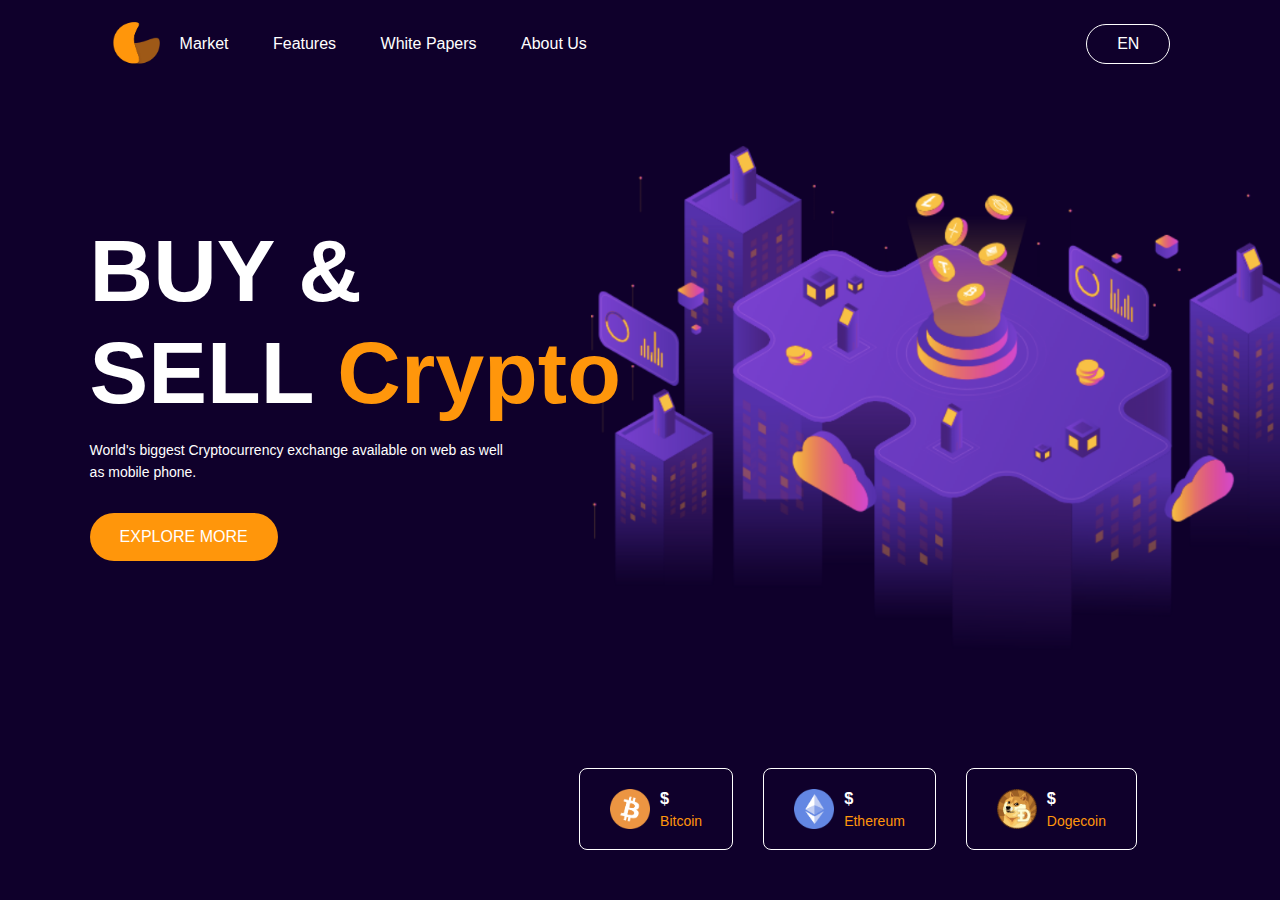
<file: Cryptocurrency Website/index.html>
<!DOCTYPE html>
<html>
    <head>
        <meta name="viewport" content="width=device=width, initial-scale=1.0">
        <title>Crypto Currency Website</title>
        <link rel="stylesheet" href="style.css">
        <script src="https://code.jquery.com/jquery-3.6.0.min.js" integrity="sha256-/xUj+3OJU5yExlq6GSYGSHk7tPXikynS7ogEvDej/m4=" 
        crossorigin="anonymous"></script>
    </head>

    <body>
         <div class="container">
             <nav>
                 <img src="img/logo.png" alt="" class="logo">
                 <ul>
                     <li><a href="">Market</a></li>
                     <li><a href="">Features</a></li>
                     <li><a href="">White Papers</a></li>
                     <li><a href="">About Us</a></li>
                 </ul>
                 <a href="" class="btn">EN</a>
             </nav>

             <div class="content">
                 <h1>BUY & <br> SELL <span>Crypto</span></h1>
                 <p>World's biggest Cryptocurrency exchange available on web as well <br> as mobile phone.</p>

                 <a href="" class="btn">EXPLORE MORE</a>
             </div>

             <div class="coin-list">
                 <div class="coin">
                     <img src="img/bitcoin.png" alt="">
                     <div>
                         <h3>$<span id="bitcoin"></span> </h3>
                         <p>Bitcoin</p>
                     </div>
                 </div>
                 <div class="coin">
                    <img src="img/ethereum.png" alt="">
                    <div>
                        <h3>$<span id="ethereum"></span> </h3>
                        <p>Ethereum</p>
                    </div>
                </div>
                <div class="coin">
                    <img src="img/dogecoin.png" alt="">
                    <div>
                        <h3>$<span id="dogecoin"></span> </h3>
                        <p>Dogecoin</p>
                    </div>
                </div>

             </div>
         </div>

    <script src="script.js"></script>
    </body>
</html>
</file>
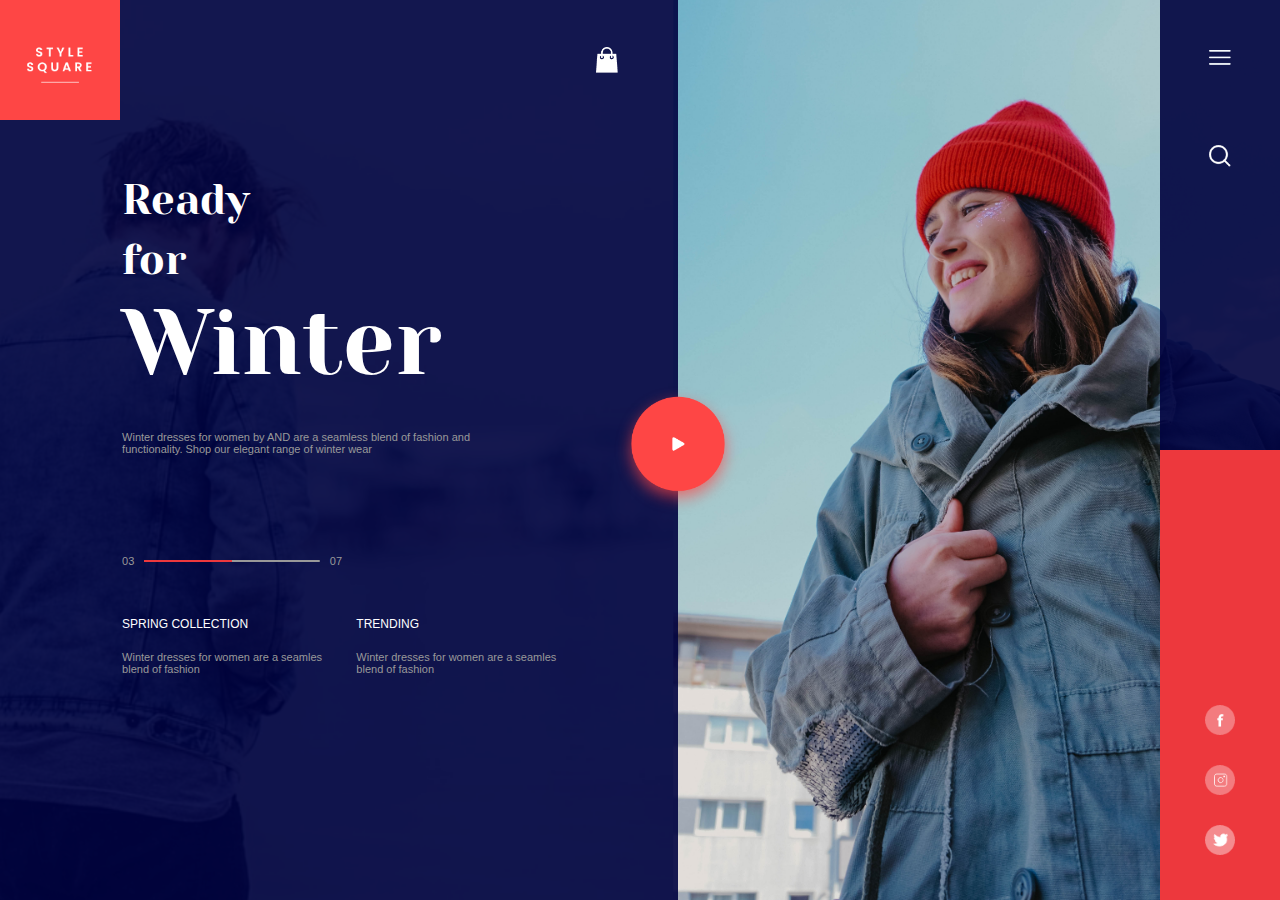
<file: Modern-Website-1/index.html>
<!DOCTYPE html>
<html>
    <head>
        <meta name="viewport" content="width=device-width, inital-scale=1.0">
        <title>Style Square</title>
        <link rel="stylesheet" href="style.css">
    </head>
    <body>
        <div class="header">
            <div class="sidebar">
                 <img src="img/menu.png" alt="">
                 <img src="img/search.png" alt="">
                 <div class="social-media">
                     <a href="https://facebook.com"><img src="img/facebook.png" alt=""></a>
                     <a href="https://instagram.com"><img src="img/instagram.png" alt=""></a>
                     <a href="https://twitter.com"><img src="img/twitter.png" alt=""></a>
                 </div>
            </div>
            <div class="container">
                <nav>
                    <img src="img/logo.png" alt="" class="logo">
                    <img src="img/shop.png" alt="" class="shop-icon">
                </nav>
                <img src="img/play.png" alt="" class="play-icon">
                <div class="info">
                    <h3>Ready <br>for </h3>
                    <h1>Winter</h1>
                    <p>Winter dresses for women by AND are a seamless blend of fashion and <br>functionality. Shop our elegant range
                        of winter wear
                    </p>
                    <div class="row indicator">
                        <p>03</p>
                        <div class="line">
                            <span></span>
                        </div>
                        <p>07</p>
                    </div>
                    <div class="row">
                        <div>
                            <h2>SPRING COLLECTION</h2>
                            <p>Winter dresses for women are a seamles <br> blend of fashion</p>
                        </div>
                        <div>
                            <h2>TRENDING</h2>
                            <p>Winter dresses for women are a seamles <br> blend of fashion</p>
                        </div>
                    </div>
                </div>
            </div>
        </div>
    </body>
</html>
</file>
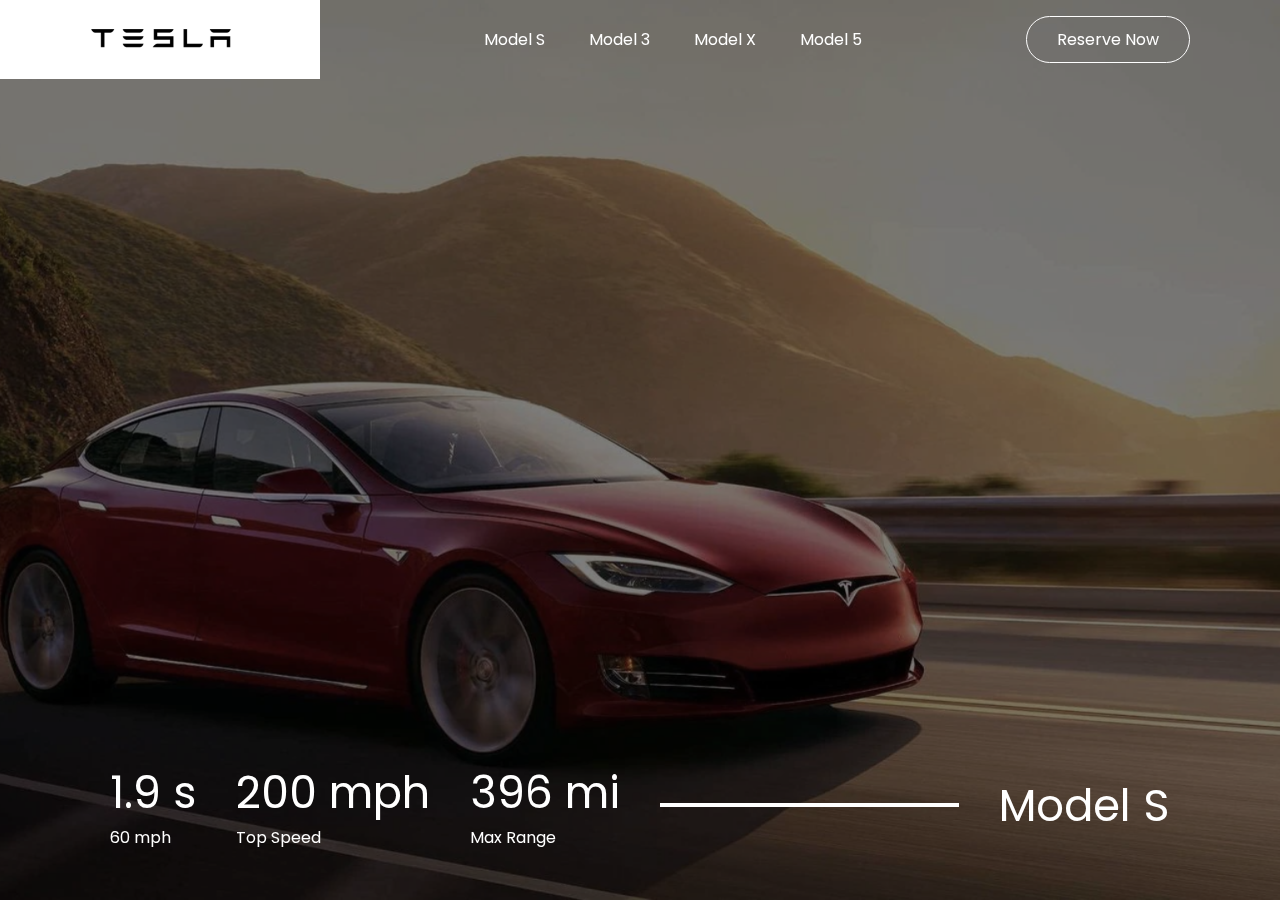
<file: Tesla Website/index.html>
<!DOCTYPE html>
<html>
    <head>
        <meta name="viewport" content="width=device-width, initial-scale=1.0">
        <title>Car Website Design</title>
        <link rel="stylesheet" href="style.css">
    </head>

    <body>
        <div class="header" id="header"> 
            <nav>
                <img src="img/logo.png" alt="" class="logo">
                <ul>
                    <li><a href="#" id="models">Model S</a></li>
                    <li><a href="#" id="model3">Model 3</a></li>
                    <li><a href="#" id="modelx">Model X</a></li>
                    <li><a href="#" id="model5">Model 5</a></li>
                </ul>
                <a href="" class="btn">Reserve Now</a>
            </nav>

            <div class="info">
                <div>
                    <h2>1.9 s</h2>
                    <p>60 mph</p>
                </div>
                <div>
                    <h2>200 mph</h2>
                    <p>Top Speed</p>
                </div>
                <div>
                    <h2>396 mi</h2>
                    <p>Max Range</p>
                </div>
                <div class="line">
                </div>

                <div>
                    <h2 id="model">Model S</h2>
                </div>
            </div>
        </div>

        <script>
            var header = document.getElementById("header");
            var ms = document.getElementById("models");
            var m3 = document.getElementById("model3");
            var mx = document.getElementById("modelx");
            var m5 = document.getElementById("model5");
            var model = document.getElementById("model");
            ms.onclick = function(){
                header.style.backgroundImage = "url(img/image-1.png)";
                model.innerHTML = "Model S";
            }
            m3.onclick = function(){
                header.style.backgroundImage = "url(img/image-2.png)";
                model.innerHTML = "Model 3"
            }
            mx.onclick = function(){
                header.style.backgroundImage = "url(img/image-3.png)";
                model.innerHTML = "Model X"
            }
            m5.onclick = function(){
                header.style.backgroundImage = "url(img/image-4.png)";
                model.innerHTML = "Model 5"
            }

        </script>
    </body>
</html>
</file>
<file: Cryptocurrency Website/style.css>
*{
    margin: 0;
    padding: 0;
    box-sizing: border-box;
    font-family: 'poppins', sans-serif;
}
.container{
    width: 100%;
    height: 100vh;
    background-image: url(img/background.png);
    background-position: center;
    background-size: cover;
    padding: 0 7%;
    color: #fff; 
}

nav{
    width: 100%;
    padding: 20px;
    display: flex;
    align-items: center;
}
.logo{
    width: 50px;
    cursor: pointer;
}
nav ul{
    flex: 1;
}
nav ul li{
    display: inline-block;
    margin: 10px 20px;
}
nav ul li a{
    color: #fff;
    text-decoration: none;
}
nav .btn{
    color: #fff;
    text-decoration: none;
    border: 1px solid #fff;
    padding: 10px 30px;
    border-radius: 20px;
}
.content{
    margin-top: 12%;
}
.content h1{
    font-size: 88px;
    margin-bottom: 15px;
}
.content h1 span{
    color: #ff960b;
}
.content p{
    line-height: 22px;
    font-size: 14px;
}

.content .btn{
    display: inline-block;
    margin-top: 30px;
    background: #ff960b;
    color: #fff;
    text-decoration: none;
    padding: 15px 30px;
    border-radius: 30px;
}

.coin-list{
    position: absolute;
    right: 10%;
    bottom: 50px;
    display: flex;
    align-items: center;
}
.coin{
    display: flex;
    align-items: center;
    font-size: 14px;
    margin: 0 15px;
    color: #ff960b;
    border: 1px solid #fff;
    padding: 20px 30px;
    border-radius: 8px;
}
.coin img{
    width: 40px;
    margin-right: 10px;   
}
.coin h3{
color: #fff;
margin-bottom: 5px;
}
</file>
<file: Modern-Website-1/style.css>
@import url('https://fonts.googleapis.com/css2?family=Yeseva+One&display=swap');
*{
    margin: 0;
    padding: 0;
    box-sizing: border-box;
    font-family: 'Yeseva One', cursive;
}
.header{
    width: 100%;
    min-height: 100vh;
    background-image: url(img/background.png);
    background-size: cover;
    background-position: center;
    position: relative;
}
.sidebar{
    position: absolute;
    top: 0;
    right: 0;
    width: 120px;
    height: 100vh;
    background: rgba(0,2,63,0.9);
    text-align: center;
}
.sidebar img{
    width: 22px;
    display: block;
    margin: 50px auto 80px;
    cursor: pointer;
}
.social-media{
    width: 100%;
    height: 50%;
    background: #ed383d;
    position: absolute;
    bottom: 0;
    display: flex;
    align-items: center;
    flex-direction: column;
    justify-content: flex-end;
    padding-bottom: 30px;
}
.social-media img{
    width: 30px;
    margin: 15px;
}
.container{
    background: rgba(0, 2, 63, 0.9);
    width: 53%;
    height: 100vh;
    position: relative; 
}
.container nav{
    display: flex;
    align-items: center;
    justify-content: space-between;
}
.logo{
    width: 120px;
    cursor: pointer;
}
.shop-icon{
    width: 22px;
    margin: 10px 60px;
    cursor: pointer;
}
.play-icon{
    position: absolute;
    top: 50%;
    right: 0;
    transform: translate(50%, -50%);
    width: 140px;
    cursor: pointer;
}
.info{
    padding:50px 18%;
    color: #fff;
}
.info h3{
    font-size: 42px;
    line-height: 60px;
    font-weight: normal;
}
.info h1{
    font-size: 92px;
    font-weight: normal;
    margin-bottom: 35px;
}
.info p{
    color: #999;
    font-family: sans-serif;
    font-size: 11px;
}
.row{
    display: flex;
    align-items: center;
    justify-content: space-between;
    margin:40px 0;
}
.row .line{
    background: #999;
    height: 2px;
    width: 80%;
    border-radius: 2px;
}
.row .line span{
    background: #ed383d;
    height: 100%;
    width: 50%;
    display: block;
}
.row h2{
    font-family: sans-serif;
    font-weight: normal;
    font-size: 12px;
    margin-bottom:20px ;
}
.indicator{
    max-width: 220px;
    margin: 100px 0 50px;
}
</file>
<file: Tesla Website/style.css>
@import url('https://fonts.googleapis.com/css2?family=Poppins:wght@300;400;500;600&display=swap');

*{
    margin: 0;
    padding: 0;
    box-sizing: border-box;
    font-family: 'poppins', sans-serif;
}
.header{
    width: 100%;
    height: 100vh;
    background-image:  url(img/image-1.png);
    background-color: rgba(0,0,0,0.5);
    background-blend-mode: multiply;
    background-position: center;
    background-size: cover;
    padding: 0 7%;
    transition:  background-image 1s;
}

nav{
    position: fixed;
    top: 0;
    left: 0;
    width: 100%;
    display: flex;
    align-items: center;
}
.logo{
    width: 320px;
    cursor: pointer;
}
nav ul{
    flex: 1;
    text-align: center;
}
nav ul li{
    display: inline-block;
    margin: 10px 20px;
}
nav ul li a{
text-decoration: none;
color: #fff;
}
nav .btn{
    color: #fff;
    border: 1px solid #fff;
    text-decoration: none;
    padding: 10px 30px;
    border-radius: 30px;
    margin-right: 7%;
}
.info{
    width: 100%;
    padding:  0 7%;
    display: flex;
    align-items: center;
    color: #fff;
    position: fixed;
    bottom: 50px;
    left: 0;
}

.info div{
    margin: 0 20px;
}
.info div h2{
    font-size: 44px;
    font-weight: 400;
}
.info .line{
    flex: 1;
    background: #fff;
    height: 4px;
}
</file>
